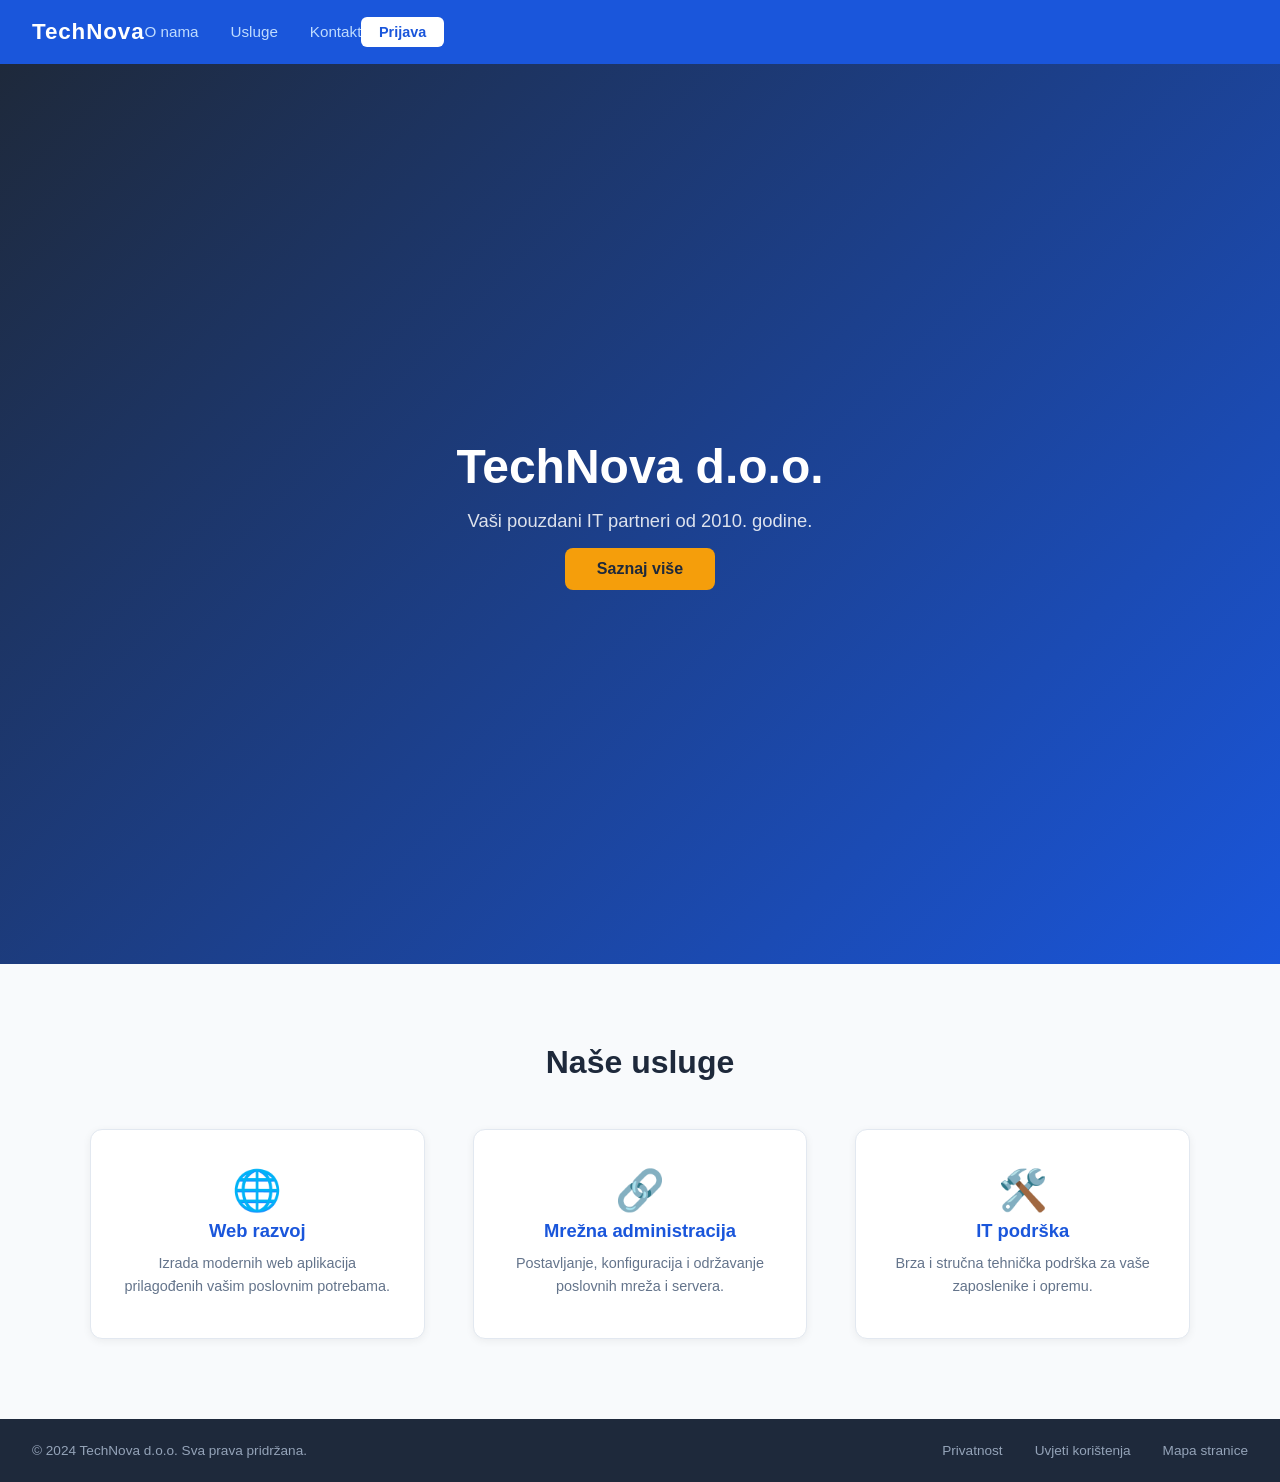
<file: index.html>
<!DOCTYPE html>
<html lang="hr">
<head>
    <meta charset="UTF-8">
    <meta name="viewport" content="width=device-width, initial-scale=1.0">
    <link rel="stylesheet" href="style.css">
    <title>TechNova d.o.o. – Vaši IT partneri</title>
</head>
<body>

    <!-- ═══════════════════════════════════════════════
         NAVIGACIJSKA TRAKA
         Sadrži: logotip | nav-linkovi | gumb-prijava
         ═══════════════════════════════════════════════ -->
    <nav class="navbar">
        <div class="logo">TechNova</div>

        <ul class="nav-linkovi">
            <li><a href="#">O nama</a></li>
            <li><a href="#">Usluge</a></li>
            <li><a href="#">Kontakt</a></li>
        </ul>

        <button class="btn-prijava">Prijava</button>
    </nav>

    <!-- ═══════════════════════════════════════════════
         HERO SEKCIJA
         Sadrži: naslov + podnaslov + gumb
         ═══════════════════════════════════════════════ -->
    <section class="hero">
        <div class="hero-sadrzaj">
            <h1>TechNova d.o.o.</h1>
            <p>Vaši pouzdani IT partneri od 2010. godine.</p>
            <a href="#usluge" class="btn-hero">Saznaj više</a>
        </div>
    </section>

    <!-- ═══════════════════════════════════════════════
         SEKCIJA USLUGA
         Sadrži: naslov sekcije + 3 kartice usluga
         ═══════════════════════════════════════════════ -->
    <section class="usluge" id="usluge">
        <h2 class="sekcija-naslov">Naše usluge</h2>

        <div class="usluge-mreza">

            <div class="kartica">
                <div class="kartica-ikona">🌐</div>
                <h3>Web razvoj</h3>
                <p>Izrada modernih web aplikacija prilagođenih vašim poslovnim potrebama.</p>
            </div>

            <div class="kartica">
                <div class="kartica-ikona">🔗</div>
                <h3>Mrežna administracija</h3>
                <p>Postavljanje, konfiguracija i održavanje poslovnih mreža i servera.</p>
            </div>

            <div class="kartica">
                <div class="kartica-ikona">🛠️</div>
                <h3>IT podrška</h3>
                <p>Brza i stručna tehnička podrška za vaše zaposlenike i opremu.</p>
            </div>

        </div>
    </section>

    <!-- ═══════════════════════════════════════════════
         PODNOŽJE (FOOTER)
         Sadrži: copyright (lijevo) | nav-linkovi (desno)
         ═══════════════════════════════════════════════ -->
    <footer class="footer">
        <p class="footer-copyright">&copy; 2024 TechNova d.o.o. Sva prava pridržana.</p>

        <nav class="footer-nav">
            <a href="#">Privatnost</a>
            <a href="#">Uvjeti korištenja</a>
            <a href="#">Mapa stranice</a>
        </nav>
    </footer>

</body>
</html>
</file>
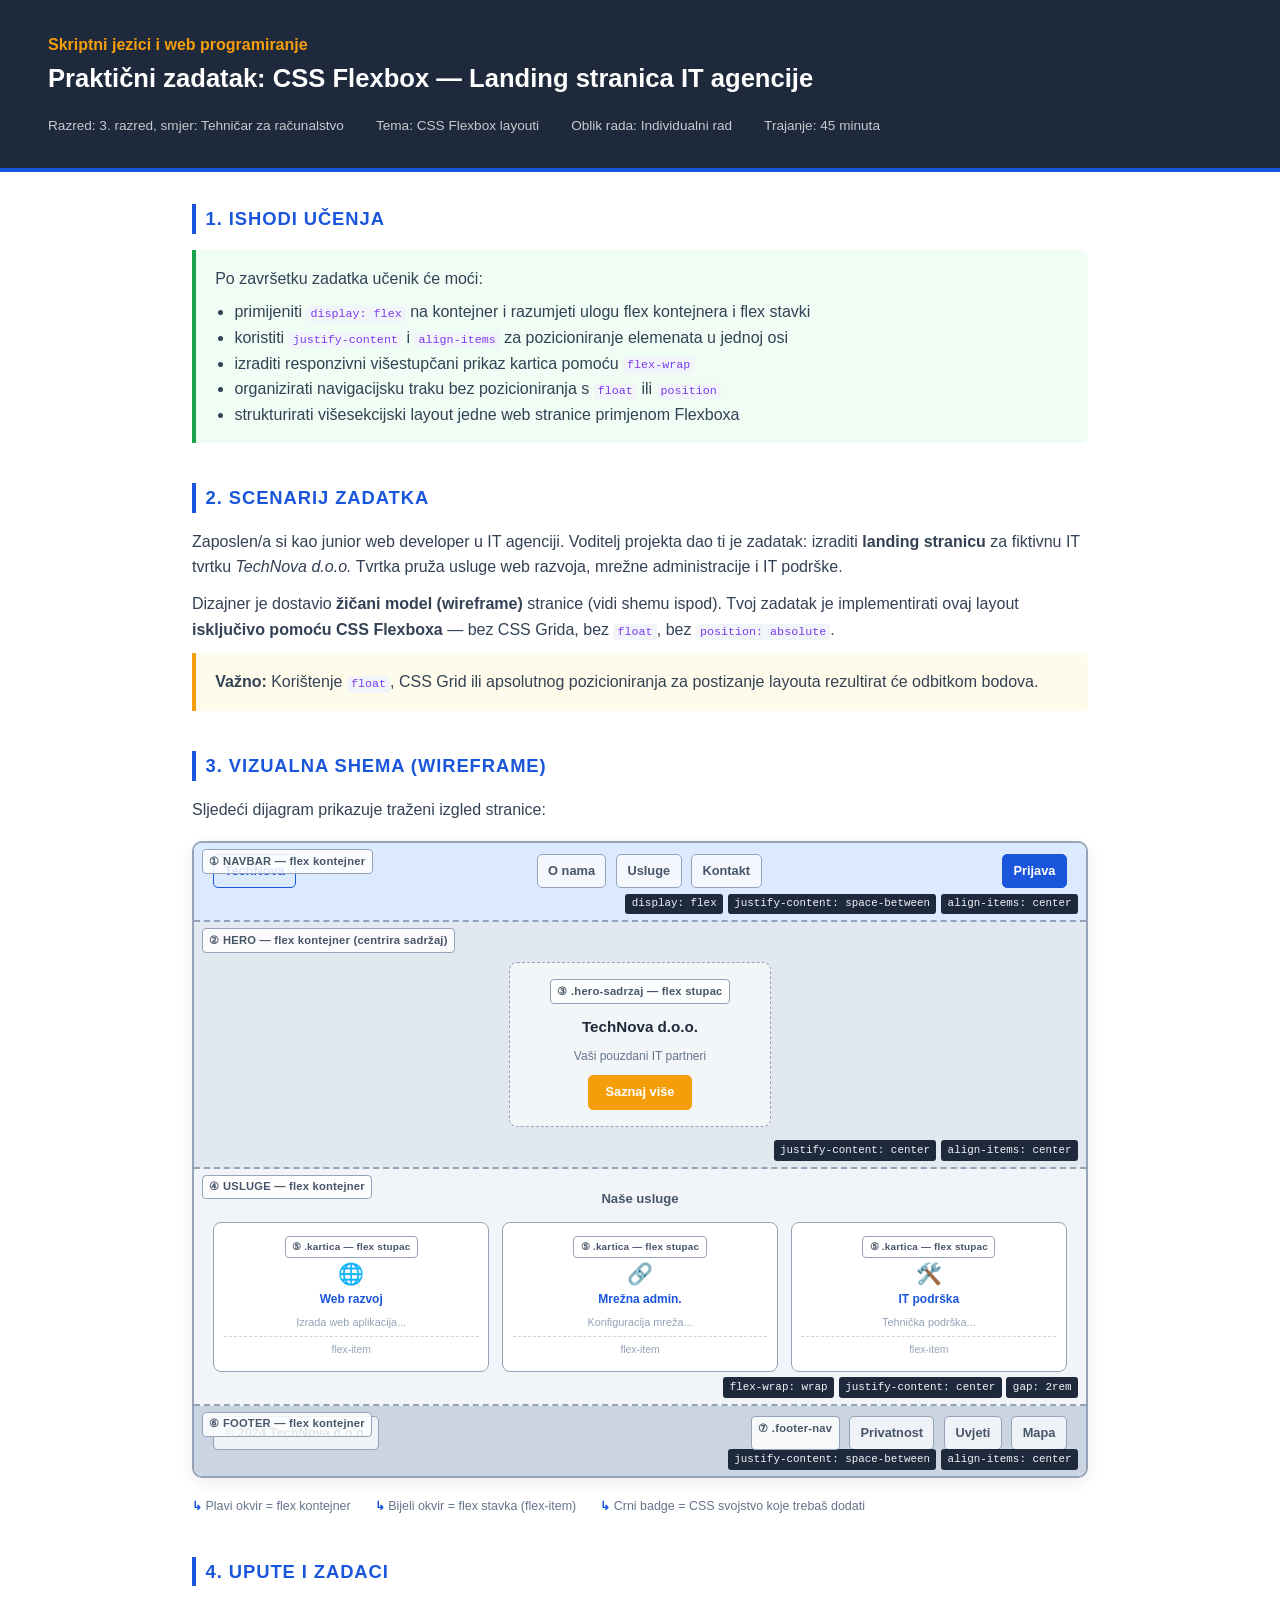
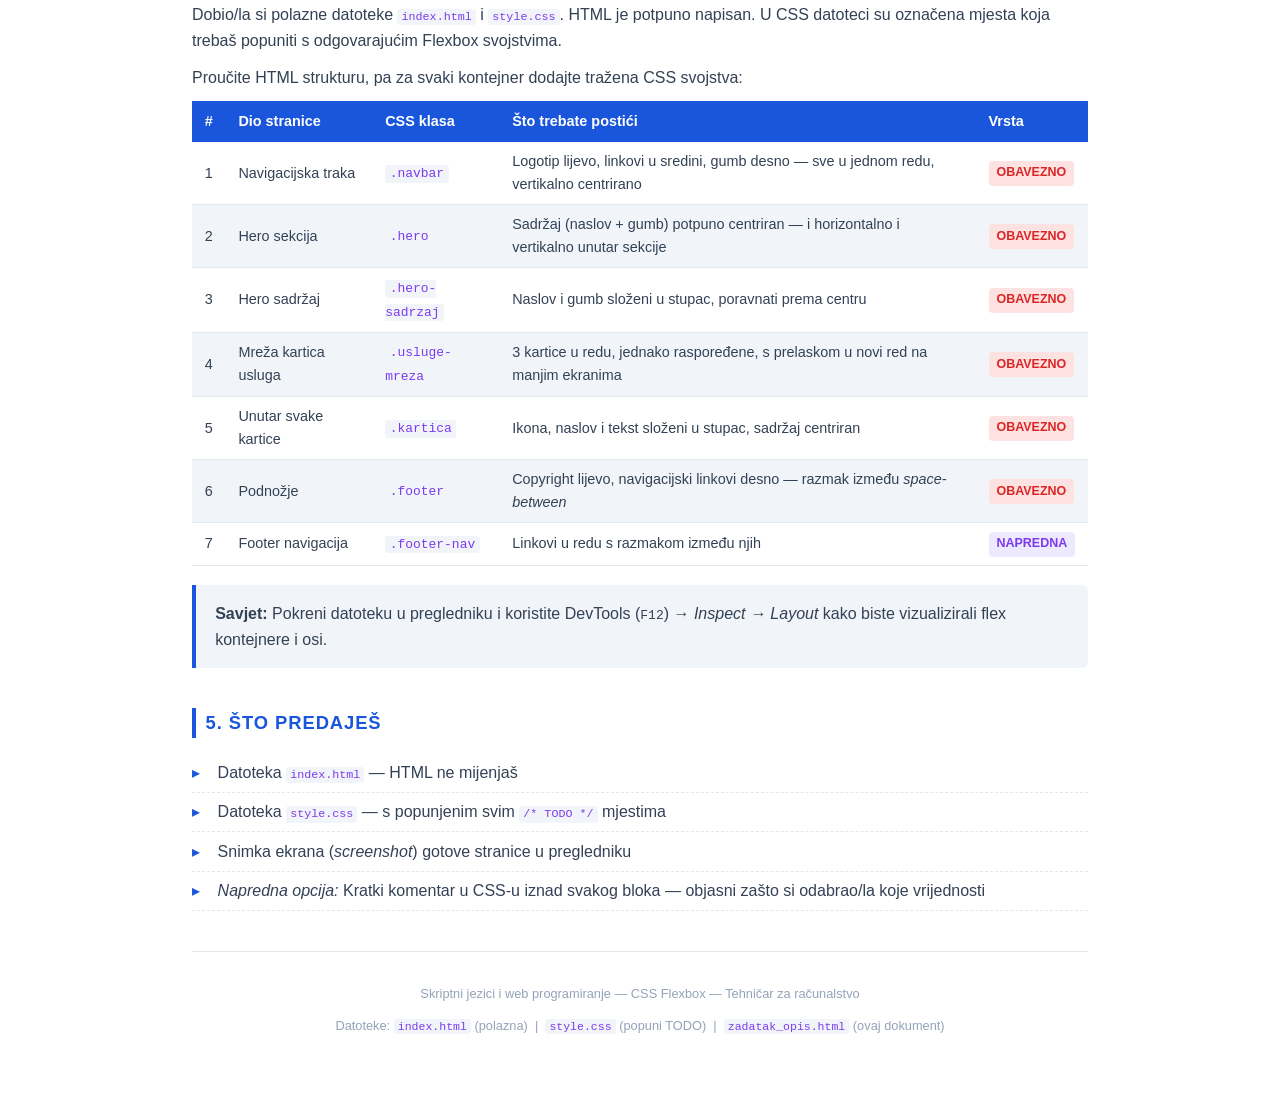
<file: zadatak_opis.html>
<!DOCTYPE html>
<html lang="hr">
<head>
    <meta charset="UTF-8">
    <meta name="viewport" content="width=device-width, initial-scale=1.0">
    <title>Zadatak: CSS Flexbox – Landing stranica IT agencije</title>
    <style>
        :root {
            --plava:    #1a56db;
            --tamna:    #1e293b;
            --siva:     #f1f5f9;
            --tekst:    #334155;
            --naglasak: #f59e0b;
            --zelena:   #16a34a;
            --crvena:   #dc2626;
        }

        * { box-sizing: border-box; margin: 0; padding: 0; }

        body {
            font-family: 'Segoe UI', sans-serif;
            color: var(--tekst);
            background: #fff;
            line-height: 1.6;
        }

        /* ── Zaglavlje dokumenta ── */
        .doc-header {
            background: var(--tamna);
            color: #fff;
            padding: 2rem 3rem;
            border-bottom: 4px solid var(--plava);
        }
        .doc-header .meta {
            display: flex;
            gap: 2rem;
            flex-wrap: wrap;
            margin-top: 1rem;
            font-size: 0.85rem;
            opacity: 0.75;
        }
        .doc-header h1 { font-size: 1.6rem; }
        .doc-header .predmet { color: var(--naglasak); font-weight: 700; }

        /* ── Sadržaj ── */
        main { max-width: 960px; margin: 0 auto; padding: 2rem 2rem 4rem; }

        section { margin-bottom: 2.5rem; }

        h2 {
            font-size: 1.15rem;
            text-transform: uppercase;
            letter-spacing: .05em;
            color: var(--plava);
            border-left: 4px solid var(--plava);
            padding-left: .6rem;
            margin-bottom: 1rem;
        }

        h3 {
            font-size: 1rem;
            color: var(--tamna);
            margin: 1.2rem 0 .4rem;
        }

        p { margin-bottom: .7rem; }

        /* ── Info-blok ── */
        .info-box {
            background: var(--siva);
            border-left: 4px solid var(--plava);
            padding: 1rem 1.2rem;
            border-radius: 0 6px 6px 0;
            margin-bottom: 1rem;
        }
        .info-box.upozorenje { border-color: var(--naglasak); background: #fffbeb; }
        .info-box.cilj       { border-color: var(--zelena);  background: #f0fdf4; }

        /* ── Tablica zadataka ── */
        table {
            width: 100%;
            border-collapse: collapse;
            font-size: .9rem;
        }
        th {
            background: var(--plava);
            color: #fff;
            text-align: left;
            padding: .55rem .8rem;
        }
        td { padding: .5rem .8rem; border-bottom: 1px solid #e2e8f0; }
        tr:nth-child(even) td { background: var(--siva); }

        .tag {
            display: inline-block;
            padding: .15rem .5rem;
            border-radius: 4px;
            font-size: .78rem;
            font-weight: 700;
        }
        .tag.obavezno  { background: #fee2e2; color: var(--crvena); }
        .tag.napredna  { background: #ede9fe; color: #7c3aed; }

        /* ── Isporuka ── */
        .isporuka-lista {
            list-style: none;
            padding: 0;
        }
        .isporuka-lista li {
            padding: .4rem 0 .4rem 1.6rem;
            position: relative;
            border-bottom: 1px dashed #e2e8f0;
        }
        .isporuka-lista li::before {
            content: "▸";
            position: absolute;
            left: 0;
            color: var(--plava);
        }

        /* ── Footer dokumenta ── */
        .doc-footer {
            text-align: center;
            font-size: .8rem;
            color: #94a3b8;
            padding-top: 2rem;
            border-top: 1px solid #e2e8f0;
        }

        code {
            background: var(--siva);
            padding: .1em .35em;
            border-radius: 3px;
            font-size: .9em;
            color: #7c3aed;
        }

        /* ── CSS Wireframe ── */
        .wf-omotac {
            border: 2px solid #94a3b8;
            border-radius: 10px;
            overflow: hidden;
            margin: 1.2rem 0;
            font-size: .8rem;
            box-shadow: 0 4px 16px rgba(0,0,0,.08);
        }

        /* Zona = jedan odjeljak stranice */
        .wf-zona {
            border-bottom: 2px dashed #94a3b8;
            position: relative;
        }
        .wf-zona:last-child { border-bottom: none; }

        /* Etiketa u uglu koja opisuje flex kontejner */
        .wf-etiketa {
            position: absolute;
            top: 6px;
            left: 8px;
            background: rgba(255,255,255,.85);
            border: 1px solid #94a3b8;
            border-radius: 4px;
            padding: .15rem .4rem;
            font-size: .7rem;
            font-weight: 700;
            color: #475569;
            letter-spacing: .02em;
            z-index: 1;
        }

        /* Blok koji simulira jedan UI element */
        .wf-blok {
            background: rgba(255,255,255,.7);
            border: 1.5px solid #94a3b8;
            border-radius: 5px;
            padding: .35rem .65rem;
            color: #475569;
            font-weight: 600;
            white-space: nowrap;
        }
        .wf-blok.istaknuti {
            background: #dbeafe;
            border-color: var(--plava);
            color: var(--plava);
        }
        .wf-blok.gumb {
            background: var(--plava);
            border-color: var(--plava);
            color: #fff;
            border-radius: 5px;
        }
        .wf-blok.gumb-hero {
            background: var(--naglasak);
            border-color: var(--naglasak);
            color: #fff;
            padding: .4rem 1rem;
        }

        /* Flex svojstva kao mali badge */
        .wf-flex-info {
            position: absolute;
            bottom: 6px;
            right: 8px;
            display: flex;
            gap: .3rem;
            flex-wrap: wrap;
            justify-content: flex-end;
        }
        .wf-badge {
            background: #1e293b;
            color: #f1f5f9;
            border-radius: 3px;
            padding: .1rem .4rem;
            font-size: .68rem;
            font-family: 'Courier New', monospace;
        }

        /* ─ NAVBAR ─ */
        .wf-navbar {
            background: #dbeafe;
            padding: .7rem 1.2rem 2rem;
            display: flex;
            justify-content: space-between;
            align-items: center;
            gap: 1rem;
        }
        .wf-nav-linkovi {
            display: flex;
            gap: .6rem;
        }

        /* ─ HERO ─ */
        .wf-hero {
            background: #e2e8f0;
            padding: 2.5rem 1rem 2.5rem;
            display: flex;
            justify-content: center;
            align-items: center;
            min-height: 130px;
        }
        .wf-hero-sadrzaj {
            display: flex;
            flex-direction: column;
            align-items: center;
            gap: .5rem;
            background: rgba(255,255,255,.6);
            border: 1.5px dashed #94a3b8;
            border-radius: 8px;
            padding: 1rem 2.5rem;
        }
        .wf-hero-naslov {
            font-weight: 900;
            font-size: .95rem;
            color: #1e293b;
        }
        .wf-hero-tekst {
            font-size: .75rem;
            color: #64748b;
        }

        /* ─ USLUGE ─ */
        .wf-usluge {
            background: #f1f5f9;
            padding: 1.2rem 1.2rem 2rem;
        }
        .wf-usluge-naslov {
            text-align: center;
            color: #475569;
            font-weight: 700;
            margin-bottom: .8rem;
            font-size: .82rem;
        }
        .wf-kartice {
            display: flex;
            gap: .8rem;
            justify-content: center;
        }
        .wf-kartica {
            flex: 1;
            background: #fff;
            border: 1.5px solid #94a3b8;
            border-radius: 8px;
            padding: .8rem .6rem;
            display: flex;
            flex-direction: column;
            align-items: center;
            gap: .35rem;
            min-width: 0;
        }
        .wf-ikona { font-size: 1.3rem; line-height: 1; }
        .wf-kartica-naslov {
            font-weight: 700;
            color: #1a56db;
            font-size: .75rem;
            text-align: center;
        }
        .wf-kartica-tekst {
            color: #94a3b8;
            font-size: .68rem;
            text-align: center;
            line-height: 1.4;
        }
        .wf-kartica-oznaka {
            font-size: .65rem;
            color: #94a3b8;
            border-top: 1px dashed #cbd5e1;
            padding-top: .3rem;
            width: 100%;
            text-align: center;
        }

        /* ─ FOOTER ─ */
        .wf-footer {
            background: #cbd5e1;
            padding: .65rem 1.2rem 1.6rem;
            display: flex;
            justify-content: space-between;
            align-items: center;
        }
        .wf-footer-nav {
            display: flex;
            gap: .6rem;
        }

        /* Strelice / legende ispod sekcija */
        .wf-legenda {
            margin-top: .8rem;
            display: flex;
            flex-wrap: wrap;
            gap: .5rem 1.5rem;
            font-size: .78rem;
            color: #64748b;
        }
        .wf-legenda span::before {
            content: "↳ ";
            color: var(--plava);
            font-weight: 700;
        }
    </style>
</head>
<body>

<!-- ════════════════════════════════════════════════════════
     ZAGLAVLJE DOKUMENTA
     ════════════════════════════════════════════════════════ -->
<header class="doc-header">
    <div class="predmet">Skriptni jezici i web programiranje</div>
    <h1>Praktični zadatak: CSS Flexbox &mdash; Landing stranica IT agencije</h1>
    <div class="meta">
        <span>Razred: 3. razred, smjer: Tehničar za računalstvo</span>
        <span>Tema: CSS Flexbox layouti</span>
        <span>Oblik rada: Individualni rad</span>
        <span>Trajanje: 45 minuta</span>
    </div>
</header>

<main>

    <!-- ── 1. Ishodi učenja ── -->
    <section>
        <h2>1. Ishodi učenja</h2>
        <div class="info-box cilj">
            Po završetku zadatka učenik će moći:
            <ul style="margin-top:.5rem; padding-left:1.2rem;">
                <li>primijeniti <code>display: flex</code> na kontejner i razumjeti ulogu flex kontejnera i flex stavki</li>
                <li>koristiti <code>justify-content</code> i <code>align-items</code> za pozicioniranje elemenata u jednoj osi</li>
                <li>izraditi responzivni višestupčani prikaz kartica pomoću <code>flex-wrap</code></li>
                <li>organizirati navigacijsku traku bez pozicioniranja s <code>float</code> ili <code>position</code></li>
                <li>strukturirati višesekcijski layout jedne web stranice primjenom Flexboxa</li>
            </ul>
        </div>
    </section>

    <!-- ── 2. Scenarij zadatka ── -->
    <section>
        <h2>2. Scenarij zadatka</h2>
        <p>
            Zaposlen/a si kao junior web developer u IT agenciji. Voditelj projekta
            dao ti je zadatak: izraditi <strong>landing stranicu</strong> za fiktivnu
            IT tvrtku <em>TechNova d.o.o.</em> Tvrtka pruža usluge web razvoja,
            mrežne administracije i IT podrške.
        </p>
        <p>
            Dizajner je dostavio <strong>žičani model (wireframe)</strong> stranice
            (vidi shemu ispod). Tvoj zadatak je implementirati ovaj layout
            <strong>isključivo pomoću CSS Flexboxa</strong> — bez CSS Grida,
            bez <code>float</code>, bez <code>position: absolute</code>.
        </p>
        <div class="info-box upozorenje">
            <strong>Važno:</strong> Korištenje <code>float</code>, CSS Grid ili
            apsolutnog pozicioniranja za postizanje layouta rezultirat će
            odbitkom bodova.
        </div>
    </section>

    <!-- ── 3. Vizualna shema (wireframe) ── -->
    <section>
        <h2>3. Vizualna shema (wireframe)</h2>
        <p>Sljedeći dijagram prikazuje traženi izgled stranice:</p>

        <!-- ══ CSS WIREFRAME ══════════════════════════════════════════ -->
        <div class="wf-omotac">

            <!-- 1. NAVBAR -->
            <div class="wf-zona wf-navbar">
                <span class="wf-etiketa">① NAVBAR — flex kontejner</span>
                <div class="wf-blok istaknuti">TechNova</div>
                <div class="wf-nav-linkovi">
                    <div class="wf-blok">O nama</div>
                    <div class="wf-blok">Usluge</div>
                    <div class="wf-blok">Kontakt</div>
                </div>
                <div class="wf-blok gumb">Prijava</div>
                <div class="wf-flex-info">
                    <span class="wf-badge">display: flex</span>
                    <span class="wf-badge">justify-content: space-between</span>
                    <span class="wf-badge">align-items: center</span>
                </div>
            </div>

            <!-- 2. HERO -->
            <div class="wf-zona wf-hero">
                <span class="wf-etiketa">② HERO — flex kontejner (centrira sadržaj)</span>
                <div class="wf-hero-sadrzaj">
                    <span class="wf-etiketa" style="position:relative;top:auto;left:auto;margin-bottom:.2rem;">③ .hero-sadrzaj — flex stupac</span>
                    <div class="wf-hero-naslov">TechNova d.o.o.</div>
                    <div class="wf-hero-tekst">Vaši pouzdani IT partneri</div>
                    <div class="wf-blok gumb-hero">Saznaj više</div>
                </div>
                <div class="wf-flex-info">
                    <span class="wf-badge">justify-content: center</span>
                    <span class="wf-badge">align-items: center</span>
                </div>
            </div>

            <!-- 3. USLUGE -->
            <div class="wf-zona wf-usluge">
                <span class="wf-etiketa">④ USLUGE — flex kontejner</span>
                <div class="wf-usluge-naslov">Naše usluge</div>
                <div class="wf-kartice">
                    <div class="wf-kartica">
                        <span class="wf-etiketa" style="position:relative;top:auto;left:auto;font-size:.62rem;">⑤ .kartica — flex stupac</span>
                        <div class="wf-ikona">🌐</div>
                        <div class="wf-kartica-naslov">Web razvoj</div>
                        <div class="wf-kartica-tekst">Izrada web aplikacija...</div>
                        <div class="wf-kartica-oznaka">flex-item</div>
                    </div>
                    <div class="wf-kartica">
                        <span class="wf-etiketa" style="position:relative;top:auto;left:auto;font-size:.62rem;">⑤ .kartica — flex stupac</span>
                        <div class="wf-ikona">🔗</div>
                        <div class="wf-kartica-naslov">Mrežna admin.</div>
                        <div class="wf-kartica-tekst">Konfiguracija mreža...</div>
                        <div class="wf-kartica-oznaka">flex-item</div>
                    </div>
                    <div class="wf-kartica">
                        <span class="wf-etiketa" style="position:relative;top:auto;left:auto;font-size:.62rem;">⑤ .kartica — flex stupac</span>
                        <div class="wf-ikona">🛠️</div>
                        <div class="wf-kartica-naslov">IT podrška</div>
                        <div class="wf-kartica-tekst">Tehnička podrška...</div>
                        <div class="wf-kartica-oznaka">flex-item</div>
                    </div>
                </div>
                <div class="wf-flex-info">
                    <span class="wf-badge">flex-wrap: wrap</span>
                    <span class="wf-badge">justify-content: center</span>
                    <span class="wf-badge">gap: 2rem</span>
                </div>
            </div>

            <!-- 4. FOOTER -->
            <div class="wf-zona wf-footer">
                <span class="wf-etiketa">⑥ FOOTER — flex kontejner</span>
                <div class="wf-blok">© 2024 TechNova d.o.o.</div>
                <div class="wf-footer-nav">
                    <span class="wf-etiketa" style="position:relative;top:auto;left:auto;">⑦ .footer-nav</span>
                    <div class="wf-blok">Privatnost</div>
                    <div class="wf-blok">Uvjeti</div>
                    <div class="wf-blok">Mapa</div>
                </div>
                <div class="wf-flex-info">
                    <span class="wf-badge">justify-content: space-between</span>
                    <span class="wf-badge">align-items: center</span>
                </div>
            </div>

        </div><!-- /wf-omotac -->

        <div class="wf-legenda">
            <span>Plavi okvir = flex kontejner</span>
            <span>Bijeli okvir = flex stavka (flex-item)</span>
            <span>Crni badge = CSS svojstvo koje trebaš dodati</span>
        </div>
    </section>

    <!-- ── 4. Upute i zadaci ── -->
    <section>
        <h2>4. Upute i zadaci</h2>
        <p>
            Dobio/la si polazne datoteke <code>index.html</code> i <code>style.css</code>.
            HTML je potpuno napisan. U CSS datoteci su označena mjesta koja
            trebaš popuniti s odgovarajućim Flexbox svojstvima.
        </p>
        <p>Proučite HTML strukturu, pa za svaki kontejner dodajte tražena CSS svojstva:</p>

        <table>
            <thead>
                <tr>
                    <th>#</th>
                    <th>Dio stranice</th>
                    <th>CSS klasa</th>
                    <th>Što trebate postići</th>
                    <th>Vrsta</th>
                </tr>
            </thead>
            <tbody>
                <tr>
                    <td>1</td>
                    <td>Navigacijska traka</td>
                    <td><code>.navbar</code></td>
                    <td>Logotip lijevo, linkovi u sredini, gumb desno — sve u jednom redu, vertikalno centrirano</td>
                    <td><span class="tag obavezno">OBAVEZNO</span></td>
                </tr>
                <tr>
                    <td>2</td>
                    <td>Hero sekcija</td>
                    <td><code>.hero</code></td>
                    <td>Sadržaj (naslov + gumb) potpuno centriran — i horizontalno i vertikalno unutar sekcije</td>
                    <td><span class="tag obavezno">OBAVEZNO</span></td>
                </tr>
                <tr>
                    <td>3</td>
                    <td>Hero sadržaj</td>
                    <td><code>.hero-sadrzaj</code></td>
                    <td>Naslov i gumb složeni u stupac, poravnati prema centru</td>
                    <td><span class="tag obavezno">OBAVEZNO</span></td>
                </tr>
                <tr>
                    <td>4</td>
                    <td>Mreža kartica usluga</td>
                    <td><code>.usluge-mreza</code></td>
                    <td>3 kartice u redu, jednako raspoređene, s prelaskom u novi red na manjim ekranima</td>
                    <td><span class="tag obavezno">OBAVEZNO</span></td>
                </tr>
                <tr>
                    <td>5</td>
                    <td>Unutar svake kartice</td>
                    <td><code>.kartica</code></td>
                    <td>Ikona, naslov i tekst složeni u stupac, sadržaj centriran</td>
                    <td><span class="tag obavezno">OBAVEZNO</span></td>
                </tr>
                <tr>
                    <td>6</td>
                    <td>Podnožje</td>
                    <td><code>.footer</code></td>
                    <td>Copyright lijevo, navigacijski linkovi desno — razmak između <em>space-between</em></td>
                    <td><span class="tag obavezno">OBAVEZNO</span></td>
                </tr>
                <tr>
                    <td>7</td>
                    <td>Footer navigacija</td>
                    <td><code>.footer-nav</code></td>
                    <td>Linkovi u redu s razmakom između njih</td>
                    <td><span class="tag napredna">NAPREDNA</span></td>
                </tr>
            </tbody>
        </table>

        <div class="info-box" style="margin-top:1.2rem;">
            <strong>Savjet:</strong> Pokreni datoteku u pregledniku i koristite
            DevTools (<kbd>F12</kbd>) → <em>Inspect → Layout</em> kako biste
            vizualizirali flex kontejnere i osi.
        </div>
    </section>

    <!-- ── 5. Što predaješ ── -->
    <section>
        <h2>5. Što predaješ</h2>
        <ul class="isporuka-lista">
            <li>Datoteka <code>index.html</code> — HTML ne mijenjaš</li>
            <li>Datoteka <code>style.css</code> — s popunjenim svim <code>/* TODO */</code> mjestima</li>
            <li>Snimka ekrana (<em>screenshot</em>) gotove stranice u pregledniku</li>
            <li><em>Napredna opcija:</em> Kratki komentar u CSS-u iznad svakog bloka — objasni zašto si odabrao/la koje vrijednosti</li>
        </ul>
    </section>

    <footer class="doc-footer">
        <p>Skriptni jezici i web programiranje &mdash; CSS Flexbox &mdash; Tehničar za računalstvo</p>
        <p style="margin-top:.3rem;">Datoteke: <code>index.html</code> (polazna) &nbsp;|&nbsp; <code>style.css</code> (popuni TODO) &nbsp;|&nbsp; <code>zadatak_opis.html</code> (ovaj dokument)</p>
    </footer>

</main>
</body>
</html>
</file>
<file: style.css>
/* ============================================================
   TechNova d.o.o. – Landing stranica
   Zadatak: CSS Flexbox
   Predmet: Skriptni jezici i web programiranje
   ============================================================
   UPUTA: Popuni sva mjesta označena s  ← TODO
          Ne mijenjaj ništa izvan TODO blokova.
   ============================================================ */


/* ── Reset i osnove ─────────────────────────────────────── */
* {
    box-sizing: border-box;
    margin: 0;
    padding: 0;
}

body {
    font-family: 'Segoe UI', Tahoma, Geneva, Verdana, sans-serif;
    color: #1e293b;
    background-color: #ffffff;
}

.navbar {
    background-color: #1a56db;
    padding: 0 2rem;
    height: 64px;

    display: flex;
    justify-content: flex-start;
    align-items: center;
}

.logo {
    color: #ffffff;
    font-size: 1.4rem;
    font-weight: 900;
    letter-spacing: 0.04em;
}

.nav-linkovi {
    list-style: none;

    display: flex;

    gap: 2rem;
}

.nav-linkovi a {
    color: #bfdbfe;
    text-decoration: none;
    font-size: 0.95rem;
    transition: color 0.2s;
}
.nav-linkovi a:hover { color: #ffffff; }

.btn-prijava {
    background: #ffffff;
    color: #1a56db;
    border: none;
    padding: 0.45rem 1.1rem;
    border-radius: 6px;
    font-weight: 700;
    cursor: pointer;
    font-size: 0.9rem;
}
.btn-prijava:hover { background: #e0edff; }

.hero {
    background: linear-gradient(135deg, #1e293b 0%, #1a56db 100%);
    min-height: 100vh;

    /* TODO 2.1 – Aktiviraj flexbox */
    display: flex;
    justify-content: center;
    align-items: center;
}

.hero-sadrzaj {
    text-align: center;
    color: #ffffff;
    max-width: 600px;
    padding: 2rem;

    display: flex;
    flex-direction: column;

    align-items: center;

    gap: 1rem;
}

.hero-sadrzaj h1 { font-size: 3rem; }
.hero-sadrzaj p  { font-size: 1.15rem; opacity: 0.85; }

.btn-hero {
    display: inline-block;
    background: #f59e0b;
    color: #1e293b;
    padding: 0.75rem 2rem;
    border-radius: 8px;
    text-decoration: none;
    font-weight: 700;
    font-size: 1rem;
    transition: background 0.2s;
}
.btn-hero:hover { background: #d97706; }



.usluge {
    padding: 5rem 2rem;
    background: #f8fafc;
}

.sekcija-naslov {
    text-align: center;
    font-size: 2rem;
    color: #1e293b;
    margin-bottom: 3rem;
}

.usluge-mreza {
    max-width: 1100px;
    margin: 0 auto;

    display: flex;

    flex-wrap: wrap;

    justify-content: space-evenly;

    gap: 3rem;
}

.kartica {
    background: #ffffff;
    border: 1px solid #e2e8f0;
    border-radius: 12px;
    padding: 2.5rem 2rem;
    flex: 1;          /* kartice jednako rastežu slobodan prostor */
    min-width: 220px; /* minimalna širina prije prelamanja */
    box-shadow: 0 2px 8px rgba(0,0,0,0.06);
    transition: transform 0.2s, box-shadow 0.2s;


    display: flex;

    flex-direction: column;

    align-items: center;

    text-align: center;

    gap: 10px;
}
.kartica:hover {
    transform: translateY(-4px);
    box-shadow: 0 8px 24px rgba(26,86,219,0.12);
}

.kartica-ikona {
    font-size: 2.5rem;
    line-height: 1;
}

.kartica h3 {
    font-size: 1.15rem;
    color: #1a56db;
}

.kartica p {
    font-size: 0.9rem;
    color: #64748b;
    line-height: 1.6;
}


.footer {
    background: #1e293b;
    color: #94a3b8;
    padding: 1.5rem 2rem;
    font-size: 0.85rem;

    display: flex;

    justify-content: space-between;

    align-items: center;
}

.footer-copyright { color: #94a3b8; }

.footer-nav {
    display: flex;

    gap: 2rem;
}

.footer-nav a {
    color: #94a3b8;
    text-decoration: none;
    transition: color 0.2s;
}
.footer-nav a:hover { color: #ffffff; }
</file>
